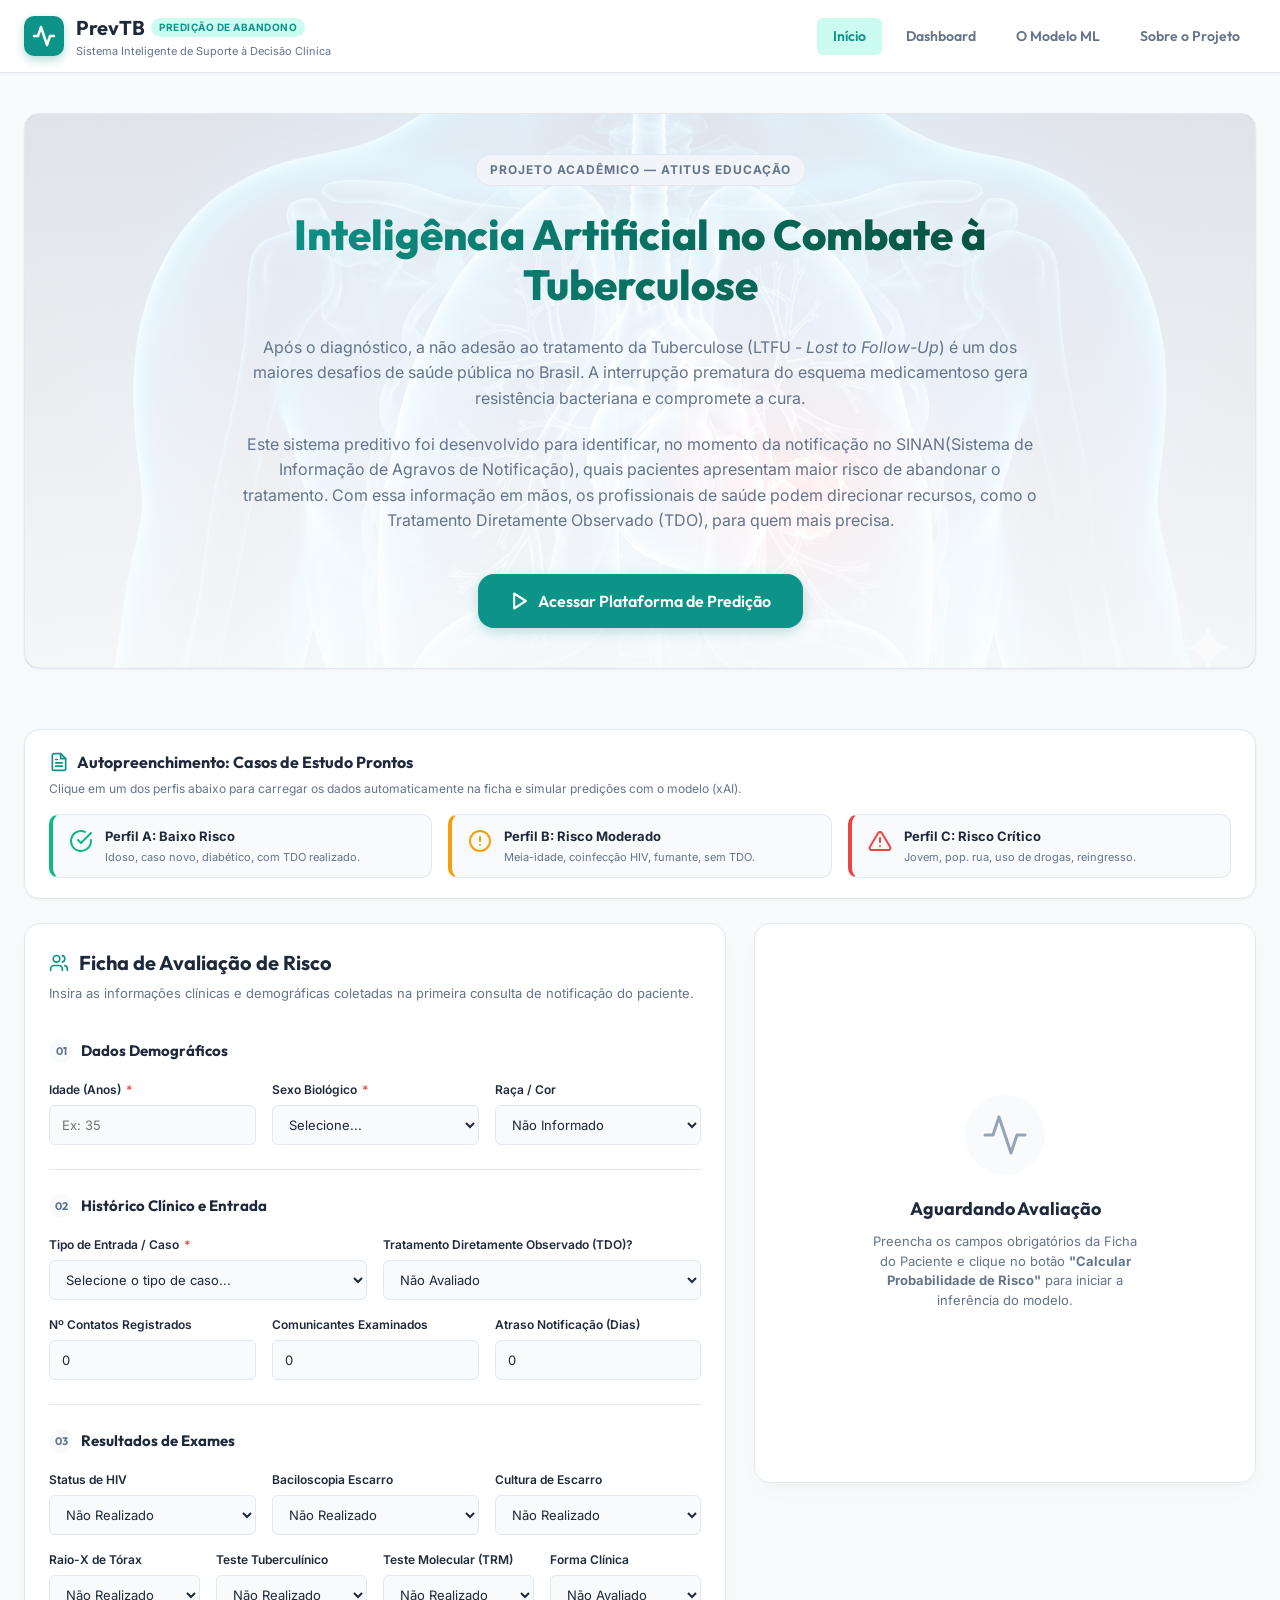
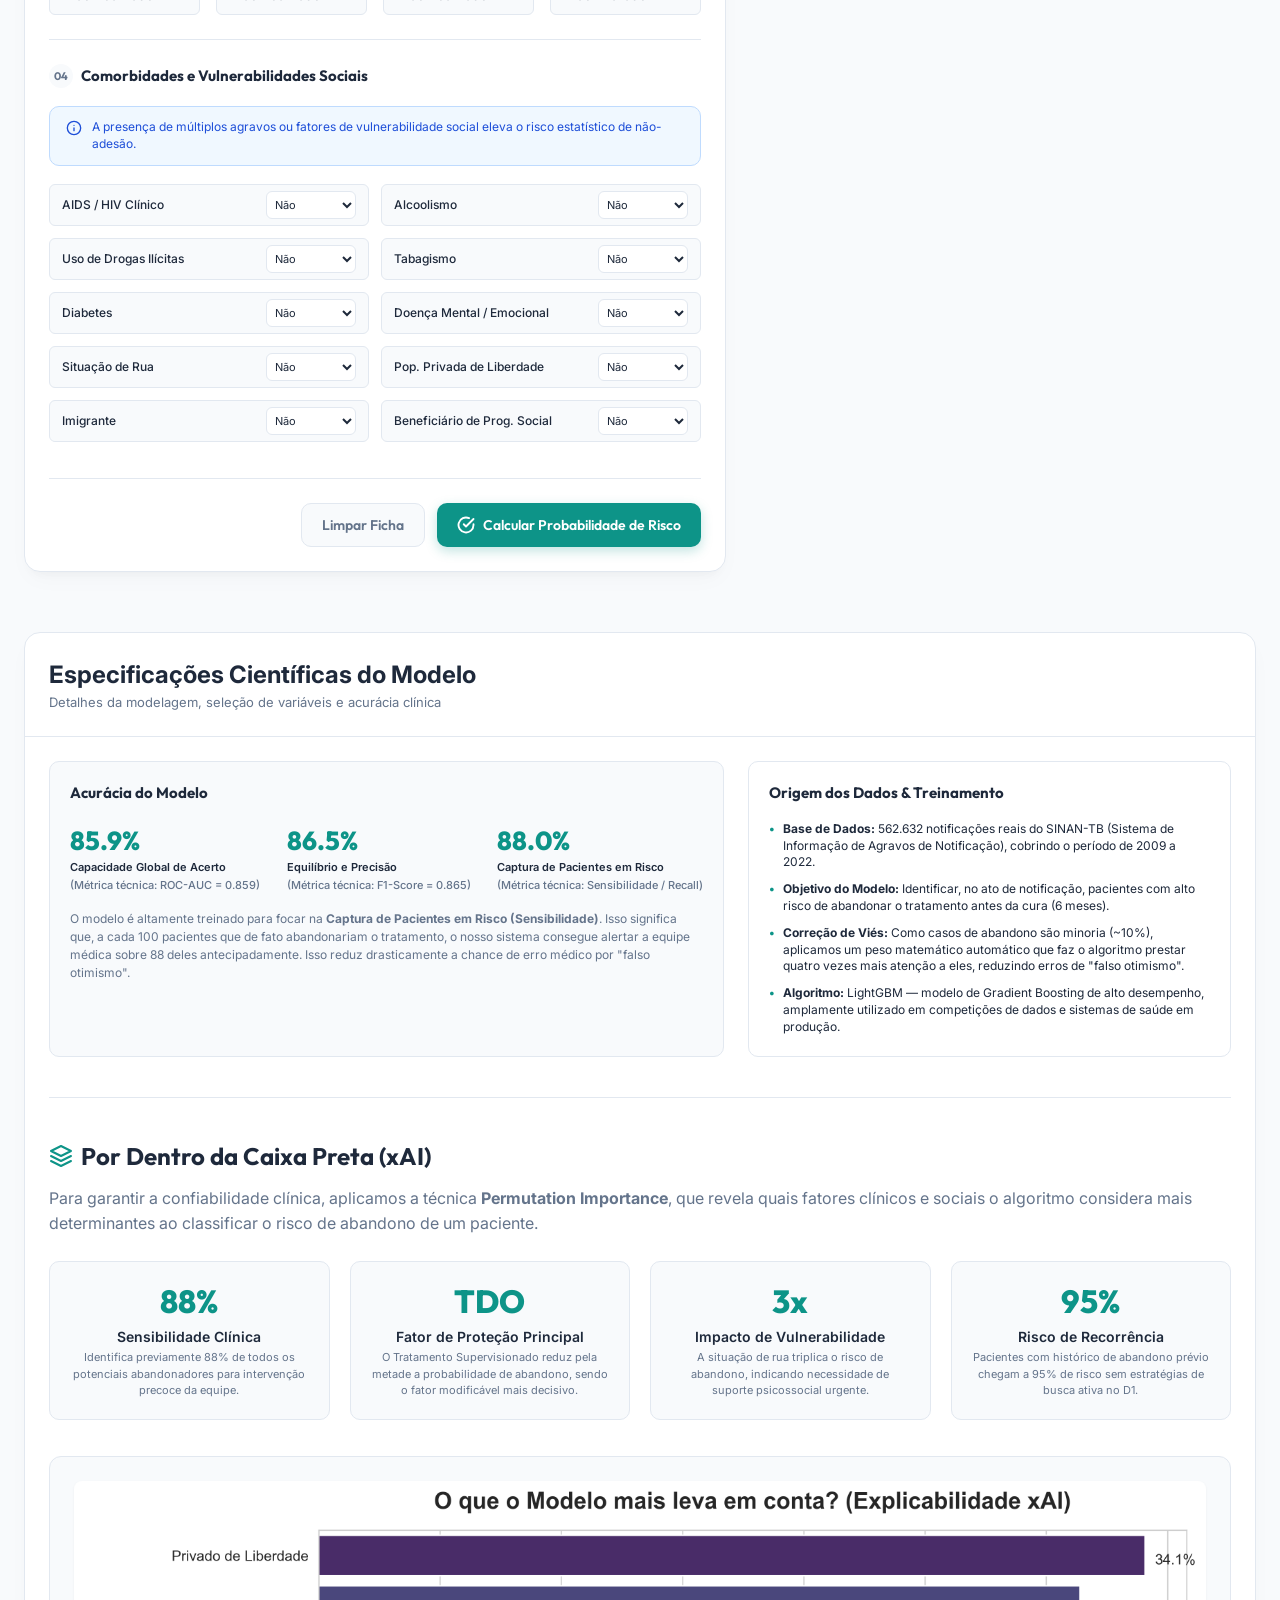
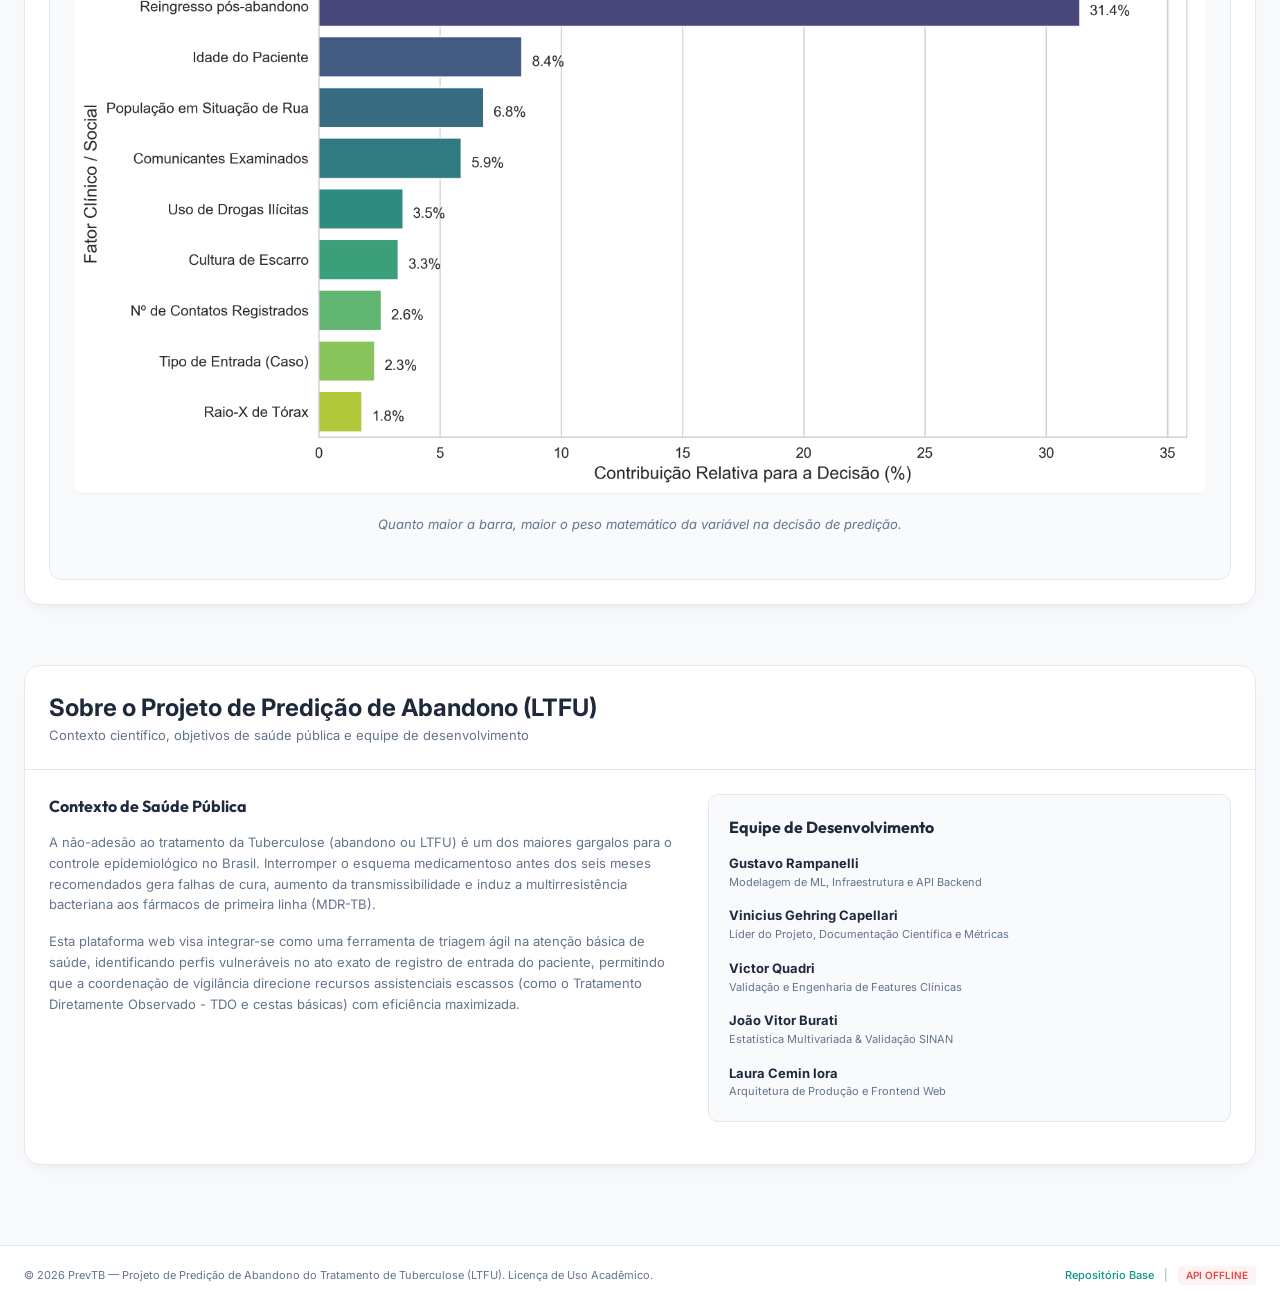
<file: docs/index.html>
<!DOCTYPE html>
<html lang="pt-BR">

<head>
    <meta charset="UTF-8">
    <meta name="viewport" content="width=device-width, initial-scale=1.0">
    <title>Predição de Abandono de Tratamento de Tuberculose — LTFU</title>
    <!-- Google Fonts: Outfit & Inter -->
    <link rel="preconnect" href="https://fonts.googleapis.com">
    <link rel="preconnect" href="https://fonts.gstatic.com" crossorigin>
    <link
        href="https://fonts.googleapis.com/css2?family=Inter:wght@300;400;500;600;700&family=Outfit:wght@400;500;600;700;800&display=swap"
        rel="stylesheet">
    <!-- Style Sheets -->
    <link rel="stylesheet" href="css/style.css">
    <!-- Favicon / SVG Logo -->
    <link rel="icon" type="image/svg+xml"
        href="data:image/svg+xml,%3Csvg xmlns='http://www.w3.org/2000/svg' viewBox='0 0 24 24' fill='none' stroke='%230d9488' stroke-width='2' stroke-linecap='round' stroke-linejoin='round'%3E%3Cpath d='M22 12h-4l-3 9L9 3l-3 9H2'%3E%3C/path%3E%3C/svg%3E">
</head>

<body>
    <!-- Top Progress Bar (for load/prediction transitions) -->
    <div id="topProgressBar" class="top-progress-bar"></div>

    <header class="app-header">
        <div class="container header-container">
            <div class="logo-area">
                <div class="logo-icon">
                    <svg xmlns="http://www.w3.org/2000/svg" width="24" height="24" viewBox="0 0 24 24" fill="none"
                        stroke="currentColor" stroke-width="2.5" stroke-linecap="round" stroke-linejoin="round">
                        <path d="M22 12h-4l-3 9L9 3l-3 9H2"></path>
                    </svg>
                </div>
                <div>
                    <h1 class="app-title">PrevTB <span class="badge">Predição de Abandono</span></h1>
                    <p class="app-subtitle">Sistema Inteligente de Suporte à Decisão Clínica</p>
                </div>
            </div>
            <nav class="header-nav">
                <a href="#sectionInicio" class="nav-link active" data-section="sectionInicio">Início</a>
                <a href="#sectionDashboard" class="nav-link" data-section="sectionDashboard">Dashboard</a>
                <a href="#sectionModelo" class="nav-link" data-section="sectionModelo">O Modelo ML</a>
                <a href="#sectionSobre" class="nav-link" data-section="sectionSobre">Sobre o Projeto</a>
            </nav>
        </div>
    </header>

    <main class="container app-content">
        <!-- SEÇÃO: INÍCIO (LANDING PAGE) -->
        <section id="sectionInicio" class="scroll-section">
            <div class="hero-container">
                <div class="hero-content">
                    <div class="hero-badge">Projeto Acadêmico — Atitus Educação</div>
                    <h2 class="hero-title">Inteligência Artificial no Combate à Tuberculose</h2>
                    <p class="hero-description">
                        Após o diagnóstico, a não adesão ao tratamento da Tuberculose (LTFU - <i>Lost to Follow-Up</i>)
                        é um dos maiores desafios de saúde pública no Brasil. A interrupção prematura do esquema
                        medicamentoso gera resistência bacteriana e compromete a cura.
                    </p>
                    <p class="hero-description">
                        Este sistema preditivo foi desenvolvido para identificar, no momento da notificação no
                        SINAN(Sistema de Informação de Agravos de Notificação), quais pacientes apresentam maior risco
                        de abandonar o tratamento. Com essa informação em mãos, os profissionais de saúde podem
                        direcionar recursos, como o Tratamento Diretamente Observado (TDO), para quem mais precisa.
                    </p>
                    <div class="hero-actions">
                        <button id="btnCTA" class="btn btn-primary btn-large">
                            <svg xmlns="http://www.w3.org/2000/svg" width="20" height="20" viewBox="0 0 24 24"
                                fill="none" stroke="currentColor" stroke-width="2.5" stroke-linecap="round"
                                stroke-linejoin="round">
                                <polygon points="5 3 19 12 5 21 5 3"></polygon>
                            </svg>
                            Acessar Plataforma de Predição
                        </button>
                    </div>
                </div>
            </div>
        </section>

        <!-- SEÇÃO: DASHBOARD/PREDICTOR -->
        <section id="sectionDashboard" class="scroll-section">

            <!-- CASOS PRONTOS PARA TESTE RÁPIDO -->
            <div class="quick-cases-container">
                <div class="quick-cases-header">
                    <svg xmlns="http://www.w3.org/2000/svg" width="20" height="20" viewBox="0 0 24 24" fill="none"
                        stroke="currentColor" stroke-width="2" stroke-linecap="round" stroke-linejoin="round">
                        <path d="M14 2H6a2 2 0 0 0-2 2v16a2 2 0 0 0 2 2h12a2 2 0 0 0 2-2V8z"></path>
                        <polyline points="14 2 14 8 20 8"></polyline>
                        <line x1="16" y1="13" x2="8" y2="13"></line>
                        <line x1="16" y1="17" x2="8" y2="17"></line>
                        <polyline points="10 9 9 9 8 9"></polyline>
                    </svg>
                    <h3>Autopreenchimento: Casos de Estudo Prontos</h3>
                </div>
                <p class="quick-cases-desc">Clique em um dos perfis abaixo para carregar os dados automaticamente na
                    ficha e simular predições com o modelo (xAI).</p>

                <div class="quick-cases-grid">
                    <div class="quick-case-card case-safe" onclick="loadPreset('safe')">
                        <div class="case-icon">
                            <svg xmlns="http://www.w3.org/2000/svg" width="24" height="24" viewBox="0 0 24 24"
                                fill="none" stroke="currentColor" stroke-width="2" stroke-linecap="round"
                                stroke-linejoin="round">
                                <path d="M22 11.08V12a10 10 0 1 1-5.93-9.14"></path>
                                <polyline points="22 4 12 14.01 9 11.01"></polyline>
                            </svg>
                        </div>
                        <div class="case-info">
                            <h4>Perfil A: Baixo Risco</h4>
                            <p>Idoso, caso novo, diabético, com TDO realizado.</p>
                        </div>
                    </div>

                    <div class="quick-case-card case-warning" onclick="loadPreset('warning')">
                        <div class="case-icon">
                            <svg xmlns="http://www.w3.org/2000/svg" width="24" height="24" viewBox="0 0 24 24"
                                fill="none" stroke="currentColor" stroke-width="2" stroke-linecap="round"
                                stroke-linejoin="round">
                                <circle cx="12" cy="12" r="10"></circle>
                                <line x1="12" y1="8" x2="12" y2="12"></line>
                                <line x1="12" y1="16" x2="12.01" y2="16"></line>
                            </svg>
                        </div>
                        <div class="case-info">
                            <h4>Perfil B: Risco Moderado</h4>
                            <p>Meia-idade, coinfecção HIV, fumante, sem TDO.</p>
                        </div>
                    </div>

                    <div class="quick-case-card case-danger" onclick="loadPreset('danger')">
                        <div class="case-icon">
                            <svg xmlns="http://www.w3.org/2000/svg" width="24" height="24" viewBox="0 0 24 24"
                                fill="none" stroke="currentColor" stroke-width="2" stroke-linecap="round"
                                stroke-linejoin="round">
                                <path
                                    d="M10.29 3.86L1.82 18a2 2 0 0 0 1.71 3h16.94a2 2 0 0 0 1.71-3L13.71 3.86a2 2 0 0 0-3.42 0z">
                                </path>
                                <line x1="12" y1="9" x2="12" y2="13"></line>
                                <line x1="12" y1="17" x2="12.01" y2="17"></line>
                            </svg>
                        </div>
                        <div class="case-info">
                            <h4>Perfil C: Risco Crítico</h4>
                            <p>Jovem, pop. rua, uso de drogas, reingresso.</p>
                        </div>
                    </div>
                </div>
            </div>

            <div class="dashboard-grid">

                <!-- COLUNA 1: FORMULÁRIO DO PACIENTE -->
                <div class="card form-card">
                    <div class="card-header">
                        <div class="card-header-title">
                            <svg xmlns="http://www.w3.org/2000/svg" width="20" height="20" viewBox="0 0 24 24"
                                fill="none" stroke="currentColor" stroke-width="2" stroke-linecap="round"
                                stroke-linejoin="round">
                                <path d="M16 21v-2a4 4 0 0 0-4-4H6a4 4 0 0 0-4 4v2"></path>
                                <circle cx="9" cy="7" r="4"></circle>
                                <path d="M22 21v-2a4 4 0 0 0-3-3.87"></path>
                                <path d="M16 3.13a4 4 0 0 1 0 7.75"></path>
                            </svg>
                            <h2>Ficha de Avaliação de Risco</h2>
                        </div>
                        <p class="card-header-desc">Insira as informações clínicas e demográficas coletadas na primeira
                            consulta de notificação do paciente.</p>
                    </div>

                    <form id="ltfuForm" class="patient-form">

                        <!-- Bloco 1: Dados Demográficos -->
                        <div class="form-section">
                            <h3 class="section-title"><span class="number">01</span> Dados Demográficos</h3>
                            <div class="form-row cols-3">
                                <div class="form-group">
                                    <label for="idade_anos">Idade (Anos) <span class="required">*</span></label>
                                    <input type="number" id="idade_anos" name="idade_anos" required min="0" max="120"
                                        placeholder="Ex: 35">
                                </div>
                                <div class="form-group">
                                    <label for="CS_SEXO">Sexo Biológico <span class="required">*</span></label>
                                    <select id="CS_SEXO" name="CS_SEXO" required>
                                        <option value="" disabled selected>Selecione...</option>
                                        <option value="M">Masculino</option>
                                        <option value="F">Feminino</option>
                                    </select>
                                </div>
                                <div class="form-group">
                                    <label for="CS_RACA">Raça / Cor</label>
                                    <select id="CS_RACA" name="CS_RACA">
                                        <option value="nan" selected>Não Informado</option>
                                        <option value="1">Branca</option>
                                        <option value="2">Preta</option>
                                        <option value="3">Amarela</option>
                                        <option value="4">Parda</option>
                                        <option value="5">Indígena</option>
                                    </select>
                                </div>
                            </div>
                        </div>

                        <!-- Bloco 2: Histórico de Tratamento e Entrada -->
                        <div class="form-section">
                            <h3 class="section-title"><span class="number">02</span> Histórico Clínico e Entrada</h3>
                            <div class="form-row cols-2">
                                <div class="form-group">
                                    <label for="TRATAMENTO">Tipo de Entrada / Caso <span
                                            class="required">*</span></label>
                                    <select id="TRATAMENTO" name="TRATAMENTO" required>
                                        <option value="" disabled selected>Selecione o tipo de caso...</option>
                                        <option value="1">Caso Novo</option>
                                        <option value="2">Recidiva (Retorno pós-cura)</option>
                                        <option value="3">Reingresso pós-abandono anterior</option>
                                        <option value="4">Não Sabe</option>
                                        <option value="5">Transferência</option>
                                    </select>
                                </div>
                                <div class="form-group">
                                    <label for="TRAT_SUPER">Tratamento Diretamente Observado (TDO)?</label>
                                    <select id="TRAT_SUPER" name="TRAT_SUPER">
                                        <option value="nan" selected>Não Avaliado</option>
                                        <option value="1">Sim (TDO Realizado)</option>
                                        <option value="2">Não (Auto-administrado)</option>
                                    </select>
                                </div>
                            </div>
                            <div class="form-row cols-3">
                                <div class="form-group">
                                    <label for="NU_CONTATO">Nº Contatos Registrados</label>
                                    <input type="number" id="NU_CONTATO" name="NU_CONTATO" min="0" placeholder="Ex: 4"
                                        value="0">
                                </div>
                                <div class="form-group">
                                    <label for="NU_COMU_EX">Comunicantes Examinados</label>
                                    <input type="number" id="NU_COMU_EX" name="NU_COMU_EX" min="0" placeholder="Ex: 2"
                                        value="0">
                                </div>
                                <div class="form-group">
                                    <label for="dias_notif_trat">Atraso Notificação (Dias)</label>
                                    <input type="number" id="dias_notif_trat" name="dias_notif_trat" min="0"
                                        placeholder="Ex: 5" value="0">
                                </div>
                            </div>
                        </div>

                        <!-- Bloco 3: Exames Clínicos -->
                        <div class="form-section">
                            <h3 class="section-title"><span class="number">03</span> Resultados de Exames</h3>
                            <div class="form-row cols-3">
                                <div class="form-group">
                                    <label for="HIV">Status de HIV</label>
                                    <select id="HIV" name="HIV">
                                        <option value="nan" selected>Não Realizado</option>
                                        <option value="1">Positivo</option>
                                        <option value="2">Negativo</option>
                                        <option value="3">Em Andamento</option>
                                    </select>
                                </div>
                                <div class="form-group">
                                    <label for="BACILOSC_E">Baciloscopia Escarro</label>
                                    <select id="BACILOSC_E" name="BACILOSC_E">
                                        <option value="nan" selected>Não Realizado</option>
                                        <option value="1">Positiva</option>
                                        <option value="2">Negativa</option>
                                    </select>
                                </div>
                                <div class="form-group">
                                    <label for="CULTURA_ES">Cultura de Escarro</label>
                                    <select id="CULTURA_ES" name="CULTURA_ES">
                                        <option value="nan" selected>Não Realizado</option>
                                        <option value="1">Positiva</option>
                                        <option value="2">Negativa</option>
                                        <option value="3">Em Andamento</option>
                                    </select>
                                </div>
                            </div>
                            <div class="form-row cols-4">
                                <div class="form-group">
                                    <label for="RAIOX_TORA">Raio-X de Tórax</label>
                                    <select id="RAIOX_TORA" name="RAIOX_TORA">
                                        <option value="nan" selected>Não Realizado</option>
                                        <option value="1">Normal</option>
                                        <option value="2">Suspeito</option>
                                        <option value="3">Outra Patologia</option>
                                    </select>
                                </div>
                                <div class="form-group">
                                    <label for="TESTE_TUBE">Teste Tuberculínico</label>
                                    <select id="TESTE_TUBE" name="TESTE_TUBE">
                                        <option value="nan" selected>Não Realizado</option>
                                        <option value="1">Reator Forte</option>
                                        <option value="2">Reator Fraco</option>
                                        <option value="3">Não Reator</option>
                                    </select>
                                </div>
                                <div class="form-group">
                                    <label for="TEST_MOLEC">Teste Molecular (TRM)</label>
                                    <select id="TEST_MOLEC" name="TEST_MOLEC">
                                        <option value="nan" selected>Não Realizado</option>
                                        <option value="1">Detectado</option>
                                        <option value="2">Não Detectado</option>
                                        <option value="3">Inconclusivo</option>
                                    </select>
                                </div>
                                <div class="form-group">
                                    <label for="FORMA">Forma Clínica</label>
                                    <select id="FORMA" name="FORMA">
                                        <option value="nan" selected>Não Avaliado</option>
                                        <option value="1">Pulmonar</option>
                                        <option value="2">Extrapulmonar</option>
                                        <option value="3">Mista</option>
                                    </select>
                                </div>
                            </div>
                        </div>

                        <!-- Bloco 4: Comorbidades & Vulnerabilidades -->
                        <div class="form-section">
                            <h3 class="section-title"><span class="number">04</span> Comorbidades e Vulnerabilidades
                                Sociais</h3>

                            <div class="alert alert-info">
                                <svg xmlns="http://www.w3.org/2000/svg" width="16" height="16" viewBox="0 0 24 24"
                                    fill="none" stroke="currentColor" stroke-width="2" stroke-linecap="round"
                                    stroke-linejoin="round">
                                    <circle cx="12" cy="12" r="10"></circle>
                                    <line x1="12" y1="16" x2="12" y2="12"></line>
                                    <line x1="12" y1="8" x2="12.01" y2="8"></line>
                                </svg>
                                <span>A presença de múltiplos agravos ou fatores de vulnerabilidade social eleva o risco
                                    estatístico de não-adesão.</span>
                            </div>

                            <div class="grid-checkboxes">
                                <!-- Linha 1 -->
                                <div class="form-group checkbox-group">
                                    <label for="AGRAVAIDS">AIDS / HIV Clínico</label>
                                    <select id="AGRAVAIDS" name="AGRAVAIDS">
                                        <option value="2" selected>Não</option>
                                        <option value="1">Sim</option>
                                        <option value="nan">Ignorado</option>
                                    </select>
                                </div>
                                <div class="form-group checkbox-group">
                                    <label for="AGRAVALCOO">Alcoolismo</label>
                                    <select id="AGRAVALCOO" name="AGRAVALCOO">
                                        <option value="2" selected>Não</option>
                                        <option value="1">Sim</option>
                                        <option value="nan">Ignorado</option>
                                    </select>
                                </div>
                                <div class="form-group checkbox-group">
                                    <label for="AGRAVDROGA">Uso de Drogas Ilícitas</label>
                                    <select id="AGRAVDROGA" name="AGRAVDROGA">
                                        <option value="2" selected>Não</option>
                                        <option value="1">Sim</option>
                                        <option value="nan">Ignorado</option>
                                    </select>
                                </div>
                                <div class="form-group checkbox-group">
                                    <label for="AGRAVTABAC">Tabagismo</label>
                                    <select id="AGRAVTABAC" name="AGRAVTABAC">
                                        <option value="2" selected>Não</option>
                                        <option value="1">Sim</option>
                                        <option value="nan">Ignorado</option>
                                    </select>
                                </div>
                                <!-- Linha 2 -->
                                <div class="form-group checkbox-group">
                                    <label for="AGRAVDIABE">Diabetes</label>
                                    <select id="AGRAVDIABE" name="AGRAVDIABE">
                                        <option value="2" selected>Não</option>
                                        <option value="1">Sim</option>
                                        <option value="nan">Ignorado</option>
                                    </select>
                                </div>
                                <div class="form-group checkbox-group">
                                    <label for="AGRAVDOENC">Doença Mental / Emocional</label>
                                    <select id="AGRAVDOENC" name="AGRAVDOENC">
                                        <option value="2" selected>Não</option>
                                        <option value="1">Sim</option>
                                        <option value="nan">Ignorado</option>
                                    </select>
                                </div>
                                <div class="form-group checkbox-group">
                                    <label for="POP_RUA">Situação de Rua</label>
                                    <select id="POP_RUA" name="POP_RUA">
                                        <option value="2" selected>Não</option>
                                        <option value="1">Sim</option>
                                        <option value="nan">Ignorado</option>
                                    </select>
                                </div>
                                <div class="form-group checkbox-group">
                                    <label for="POP_LIBER">Pop. Privada de Liberdade</label>
                                    <select id="POP_LIBER" name="POP_LIBER">
                                        <option value="2" selected>Não</option>
                                        <option value="1">Sim</option>
                                        <option value="nan">Ignorado</option>
                                    </select>
                                </div>
                                <!-- Linha 3 -->
                                <div class="form-group checkbox-group">
                                    <label for="POP_IMIG">Imigrante</label>
                                    <select id="POP_IMIG" name="POP_IMIG">
                                        <option value="2" selected>Não</option>
                                        <option value="1">Sim</option>
                                        <option value="nan">Ignorado</option>
                                    </select>
                                </div>
                                <div class="form-group checkbox-group">
                                    <label for="BENEF_GOV">Beneficiário de Prog. Social</label>
                                    <select id="BENEF_GOV" name="BENEF_GOV">
                                        <option value="2" selected>Não</option>
                                        <option value="1">Sim</option>
                                        <option value="nan">Ignorado</option>
                                    </select>
                                </div>
                            </div>
                        </div>

                        <div class="form-actions">
                            <button type="button" id="btnReset" class="btn btn-secondary">Limpar Ficha</button>
                            <button type="submit" id="btnSubmit" class="btn btn-primary">
                                <svg xmlns="http://www.w3.org/2000/svg" width="18" height="18" viewBox="0 0 24 24"
                                    fill="none" stroke="currentColor" stroke-width="2.5" stroke-linecap="round"
                                    stroke-linejoin="round">
                                    <path d="M22 11.08V12a10 10 0 1 1-5.93-9.14"></path>
                                    <polyline points="22 4 12 14.01 9 11.01"></polyline>
                                </svg>
                                Calcular Probabilidade de Risco
                            </button>
                        </div>

                    </form>
                </div>

                <!-- COLUNA 2: RESULTADOS -->
                <div class="card result-card placeholder-state" id="resultCard">
                    <!-- Estado Inicial: Aguardando preenchimento -->
                    <div id="resultPlaceholder" class="result-placeholder">
                        <div class="pulse-icon">
                            <svg xmlns="http://www.w3.org/2000/svg" width="48" height="48" viewBox="0 0 24 24"
                                fill="none" stroke="#94a3b8" stroke-width="1.5" stroke-linecap="round"
                                stroke-linejoin="round">
                                <path d="M22 12h-4l-3 9L9 3l-3 9H2"></path>
                            </svg>
                        </div>
                        <h3>Aguardando Avaliação</h3>
                        <p>Preencha os campos obrigatórios da Ficha do Paciente e clique no botão <strong>"Calcular
                                Probabilidade de Risco"</strong> para iniciar a inferência do modelo.</p>
                    </div>

                    <!-- Estado de Loading / Carregando -->
                    <div id="resultLoading" class="result-loading hidden">
                        <div class="spinner-clinical">
                            <div class="double-bounce1"></div>
                            <div class="double-bounce2"></div>
                        </div>
                        <h3 id="loadingStatusText">Conectando ao modelo...</h3>
                        <p class="loading-warning" id="coldStartWarning">Nota: Se a API estiver em repouso (Render free
                            tier), a inicialização pode levar até 30 segundos.</p>
                        <div class="loading-progress-container">
                            <div class="loading-progress-bar" id="loadingProgress"></div>
                        </div>
                    </div>

                    <!-- Estado com Resultados Reais -->
                    <div id="resultSuccess" class="result-success hidden">
                        <div class="card-header border-bottom">
                            <h2>Resultado da Análise</h2>
                            <p class="card-header-desc">Modelo preditivo LightGBM baseado no SINAN-TB</p>
                        </div>

                        <!-- Card de Risco -->
                        <div class="risk-indicator" id="riskIndicatorContainer">
                            <div class="risk-header">
                                <span class="risk-label">CLASSIFICAÇÃO DE RISCO</span>
                                <h2 id="riskLevel" class="risk-level-text">ALTO RISCO</h2>
                            </div>
                            <div class="risk-meter-container">
                                <div class="risk-meter-fill" id="riskMeterFill"></div>
                                <span class="risk-percent-badge" id="riskPercent">87%</span>
                            </div>
                        </div>

                        <!-- Fatores de Risco Encontrados -->
                        <div class="result-section">
                            <h4 class="result-section-title">
                                <svg xmlns="http://www.w3.org/2000/svg" width="16" height="16" viewBox="0 0 24 24"
                                    fill="none" stroke="currentColor" stroke-width="2" stroke-linecap="round"
                                    stroke-linejoin="round">
                                    <polygon
                                        points="7.86 2 16.14 2 22 7.86 22 16.14 16.14 22 7.86 22 2 16.14 2 7.86 7.86 2">
                                    </polygon>
                                    <line x1="12" y1="8" x2="12" y2="12"></line>
                                    <line x1="12" y1="16" x2="12.01" y2="16"></line>
                                </svg>
                                Fatores Contribuintes Identificados
                            </h4>
                            <ul class="factors-list" id="factorsList">
                                <!-- Preenchido dinamicamente -->
                            </ul>
                        </div>

                        <!-- Conduta Clínica Recomendada -->
                        <div class="result-section">
                            <h4 class="result-section-title">
                                <svg xmlns="http://www.w3.org/2000/svg" width="16" height="16" viewBox="0 0 24 24"
                                    fill="none" stroke="currentColor" stroke-width="2" stroke-linecap="round"
                                    stroke-linejoin="round">
                                    <path d="M22 11.08V12a10 10 0 1 1-5.93-9.14"></path>
                                    <polyline points="22 4 12 14.01 9 11.01"></polyline>
                                </svg>
                                Diretriz de Acompanhamento Sugerida
                            </h4>
                            <div class="recommendation-box" id="recommendationBox">
                                <!-- Preenchido dinamicamente -->
                            </div>
                        </div>

                        <!-- Aviso Legal -->
                        <div class="clinical-warning">
                            <svg xmlns="http://www.w3.org/2000/svg" width="16" height="16" viewBox="0 0 24 24"
                                fill="none" stroke="currentColor" stroke-width="2" stroke-linecap="round"
                                stroke-linejoin="round">
                                <path
                                    d="M10.29 3.86L1.82 18a2 2 0 0 0 1.71 3h16.94a2 2 0 0 0 1.71-3L13.71 3.86a2 2 0 0 0-3.42 0z">
                                </path>
                                <line x1="12" y1="9" x2="12" y2="13"></line>
                                <line x1="12" y1="17" x2="12.01" y2="17"></line>
                            </svg>
                            <span id="clinicalWarningText">Esta ferramenta estatística fornece um suporte baseado em
                                dados demográficos coletivos e não substitui de nenhuma maneira o julgamento clínico
                                profissional.</span>
                        </div>
                    </div>
                </div>

            </div>
        </section>

        <!-- SEÇÃO: INFO DO MODELO -->
        <section id="sectionModelo" class="scroll-section">
            <div class="card info-card">
                <div class="card-header border-bottom">
                    <h2>Especificações Científicas do Modelo</h2>
                    <p class="card-header-desc">Detalhes da modelagem, seleção de variáveis e acurácia clínica</p>
                </div>
                <div class="info-content">
                    <div class="info-grid">
                        <div class="metrics-card">
                            <h3>Acurácia do Modelo</h3>
                            <div class="metrics-row">
                                <div class="metric-block">
                                    <span class="metric-val" style="color: var(--color-brand)">85.9%</span>
                                    <span class="metric-lbl" style="font-weight: 600; color: #1e293b;">Capacidade Global
                                        de Acerto</span>
                                    <span class="metric-lbl" style="font-size: 11px; margin-top: 4px;">(Métrica técnica:
                                        ROC-AUC = 0.859)</span>
                                </div>
                                <div class="metric-block">
                                    <span class="metric-val" style="color: var(--color-brand)">86.5%</span>
                                    <span class="metric-lbl" style="font-weight: 600; color: #1e293b;">Equilíbrio e
                                        Precisão</span>
                                    <span class="metric-lbl" style="font-size: 11px; margin-top: 4px;">(Métrica técnica:
                                        F1-Score = 0.865)</span>
                                </div>
                                <div class="metric-block">
                                    <span class="metric-val" style="color: var(--color-brand)">88.0%</span>
                                    <span class="metric-lbl" style="font-weight: 600; color: #1e293b;">Captura de
                                        Pacientes em Risco</span>
                                    <span class="metric-lbl" style="font-size: 11px; margin-top: 4px;">(Métrica técnica:
                                        Sensibilidade / Recall)</span>
                                </div>
                            </div>
                            <p class="metric-desc">O modelo é altamente treinado para focar na <strong>Captura de
                                    Pacientes em Risco (Sensibilidade)</strong>. Isso significa que, a cada 100
                                pacientes que de fato abandonariam o tratamento, o nosso sistema consegue alertar a
                                equipe médica sobre 88 deles antecipadamente. Isso reduz drasticamente a chance de erro
                                médico por "falso otimismo".</p>
                        </div>
                        <div class="data-origin-card">
                            <h3>Origem dos Dados &amp; Treinamento</h3>
                            <ul>
                                <li><strong>Base de Dados:</strong> 562.632 notificações reais do SINAN-TB (Sistema de Informação de Agravos de Notificação), cobrindo o período de 2009 a 2022.</li>
                                <li><strong>Objetivo do Modelo:</strong> Identificar, no ato de notificação, pacientes com alto risco de abandonar o tratamento antes da cura (6 meses).</li>
                                <li><strong>Correção de Viés:</strong> Como casos de abandono são minoria (~10%), aplicamos um peso matemático automático que faz o algoritmo prestar quatro vezes mais atenção a eles, reduzindo erros de "falso otimismo".</li>
                                <li><strong>Algoritmo:</strong> LightGBM — modelo de Gradient Boosting de alto desempenho, amplamente utilizado em competições de dados e sistemas de saúde em produção.</li>
                            </ul>
                        </div>
                    </div>

                    <div class="variables-section"
                        style="margin-top: 40px; border-top: 1px solid var(--color-border); padding-top: 40px;">
                        <h3
                            style="font-size: 24px; color: var(--text-main); margin-bottom: 12px; display: flex; align-items: center; gap: 8px;">
                            <svg xmlns="http://www.w3.org/2000/svg" width="24" height="24" viewBox="0 0 24 24"
                                fill="none" stroke="currentColor" stroke-width="2" stroke-linecap="round"
                                stroke-linejoin="round" style="color: var(--color-brand)">
                                <polygon points="12 2 2 7 12 12 22 7 12 2"></polygon>
                                <polyline points="2 17 12 22 22 17"></polyline>
                                <polyline points="2 12 12 17 22 12"></polyline>
                            </svg>
                            Por Dentro da Caixa Preta (xAI)
                        </h3>
                        <p style="font-size: 16px; color: var(--text-muted); margin-bottom: 24px; line-height: 1.6;">
                            Para garantir a confiabilidade clínica, aplicamos a técnica <strong>Permutation
                                Importance</strong>, que revela quais fatores clínicos e sociais o algoritmo considera
                            mais determinantes ao classificar o risco de abandono de um paciente.</p>

                        <!-- Insights de Impacto Clínico e Social -->
                        <div class="xai-analytics-grid">
                            <div class="xai-analytics-card">
                                <div class="xai-analytics-val">88%</div>
                                <div class="xai-analytics-lbl">Sensibilidade Clínica</div>
                                <div class="xai-analytics-desc">Identifica previamente 88% de todos os potenciais abandonadores para intervenção precoce da equipe.</div>
                            </div>
                            <div class="xai-analytics-card">
                                <div class="xai-analytics-val">TDO</div>
                                <div class="xai-analytics-lbl">Fator de Proteção Principal</div>
                                <div class="xai-analytics-desc">O Tratamento Supervisionado reduz pela metade a probabilidade de abandono, sendo o fator modificável mais decisivo.</div>
                            </div>
                            <div class="xai-analytics-card">
                                <div class="xai-analytics-val">3x</div>
                                <div class="xai-analytics-lbl">Impacto de Vulnerabilidade</div>
                                <div class="xai-analytics-desc">A situação de rua triplica o risco de abandono, indicando necessidade de suporte psicossocial urgente.</div>
                            </div>
                            <div class="xai-analytics-card">
                                <div class="xai-analytics-val">95%</div>
                                <div class="xai-analytics-lbl">Risco de Recorrência</div>
                                <div class="xai-analytics-desc">Pacientes com histórico de abandono prévio chegam a 95% de risco sem estratégias de busca ativa no D1.</div>
                            </div>
                        </div>

                        <div class="xai-image-container"
                            style="background-color: #f8fafc; padding: 24px; border-radius: 12px; border: 1px solid var(--color-border); text-align: center;">
                            <img src="graficos/xai_importance.png"
                                alt="Gráfico de Explicabilidade (Permutation Importance)"
                                style="max-width: 100%; height: auto; border-radius: 8px; box-shadow: var(--shadow-sm);">
                            <p style="font-size: 13px; color: var(--text-muted); margin-top: 16px; font-style: italic;">
                                Quanto maior a barra, maior o peso matemático da variável na decisão de predição.</p>
                        </div>
                    </div>
                </div>
            </div>
        </section>

        <!-- SEÇÃO: SOBRE O PROJETO -->
        <section id="sectionSobre" class="scroll-section">
            <div class="card info-card">
                <div class="card-header border-bottom">
                    <h2>Sobre o Projeto de Predição de Abandono (LTFU)</h2>
                    <p class="card-header-desc">Contexto científico, objetivos de saúde pública e equipe de
                        desenvolvimento</p>
                </div>
                <div class="info-content about-content">
                    <div class="about-grid">
                        <div class="text-block">
                            <h3>Contexto de Saúde Pública</h3>
                            <p>A não-adesão ao tratamento da Tuberculose (abandono ou LTFU) é um dos maiores gargalos
                                para o controle epidemiológico no Brasil. Interromper o esquema medicamentoso antes dos
                                seis meses recomendados gera falhas de cura, aumento da transmissibilidade e induz a
                                multirresistência bacteriana aos fármacos de primeira linha (MDR-TB).</p>
                            <p>Esta plataforma web visa integrar-se como uma ferramenta de triagem ágil na atenção
                                básica de saúde, identificando perfis vulneráveis no ato exato de registro de entrada do
                                paciente, permitindo que a coordenação de vigilância direcione recursos assistenciais
                                escassos (como o Tratamento Diretamente Observado - TDO e cestas básicas) com eficiência
                                maximizada.</p>
                        </div>
                        <div class="team-block">
                            <h3>Equipe de Desenvolvimento</h3>
                            <ul class="team-list">
                                <li>
                                    <strong>Gustavo Rampanelli</strong>
                                    <span>Modelagem de ML, Infraestrutura e API Backend</span>
                                </li>
                                <li>
                                    <strong>Vinicius Gehring Capellari</strong>
                                    <span>Líder do Projeto, Documentação Científica e Métricas</span>
                                </li>
                                <li>
                                    <strong>Victor Quadri</strong>
                                    <span>Validação e Engenharia de Features Clínicas</span>
                                </li>
                                <li>
                                    <strong>João Vitor Burati</strong>
                                    <span>Estatística Multivariada &amp; Validação SINAN</span>
                                </li>
                                <li>
                                    <strong>Laura Cemin Iora</strong>
                                    <span>Arquitetura de Produção e Frontend Web</span>
                                </li>
                            </ul>
                        </div>
                    </div>
                </div>
            </div>
        </section>
    </main>

    <footer class="app-footer">
        <div class="container footer-container">
            <p>&copy; 2026 PrevTB — Projeto de Predição de Abandono do Tratamento de Tuberculose (LTFU). Licença de Uso
                Acadêmico.</p>
            <div class="footer-links">
                <a href="https://github.com/klein-natan/tuberculosis-ltfu-prediction" target="_blank"
                    rel="noopener">Repositório Base</a>
                <span class="separator">|</span>
                <span id="apiStatusIndicator" class="api-status-indicator">Verificando API...</span>
            </div>
        </div>
    </footer>

    <!-- App JavaScript Logic -->
    <script src="js/app.js"></script>
</body>

</html>
</file>
<file: docs/css/style.css>
/* prevTB — CSS Design System & Theme Styles
   Clean Clinical / Premium Health Tech Theme
   Fonts: Outfit (Titles) & Inter (Body/UI)
*/

:root {
    /* Color Palette */
    --bg-primary: #f8fafc;
    --bg-card: #ffffff;
    --text-main: #1e293b;
    --text-muted: #64748b;
    --text-light: #94a3b8;
    
    /* Branding Colors */
    --color-brand: #0d9488;
    --color-brand-hover: #0f766e;
    --color-brand-light: #ccfbf1;
    --color-border: #e2e8f0;
    
    /* Risk Status Colors */
    --risk-high: #ef4444;
    --risk-high-bg: #fef2f2;
    --risk-high-border: #fecaca;
    
    --risk-mod: #f59e0b;
    --risk-mod-bg: #fffbeb;
    --risk-mod-border: #fef3c7;
    
    --risk-low: #10b981;
    --risk-low-bg: #ecfdf5;
    --risk-low-border: #d1fae5;
    
    /* Typography */
    --font-titles: 'Outfit', -apple-system, BlinkMacSystemFont, "Segoe UI", Roboto, sans-serif;
    --font-ui: 'Inter', -apple-system, BlinkMacSystemFont, "Segoe UI", Roboto, sans-serif;
    
    /* Effects & Border Radius */
    --radius-lg: 16px;
    --radius-md: 10px;
    --radius-sm: 6px;
    --shadow-sm: 0 1px 3px 0 rgba(0, 0, 0, 0.05);
    --shadow-md: 0 4px 6px -1px rgba(0, 0, 0, 0.05), 0 2px 4px -1px rgba(0, 0, 0, 0.03);
    --shadow-lg: 0 10px 25px -5px rgba(0, 0, 0, 0.03), 0 8px 10px -6px rgba(0, 0, 0, 0.03);
    --shadow-hover: 0 20px 25px -5px rgba(13, 148, 136, 0.06), 0 10px 10px -6px rgba(13, 148, 136, 0.04);
    
    --transition-smooth: all 0.3s cubic-bezier(0.4, 0, 0.2, 1);
}

/* ── 0. RESET & BASICS ────────────────────────────────────────── */
* {
    margin: 0;
    padding: 0;
    box-sizing: border-box;
}

body {
    background-color: var(--bg-primary);
    color: var(--text-main);
    font-family: var(--font-ui);
    line-height: 1.5;
    -webkit-font-smoothing: antialiased;
    display: flex;
    flex-direction: column;
    min-height: 100vh;
}

.container {
    width: 100%;
    max-width: 1280px;
    margin: 0 auto;
    padding: 0 24px;
}

/* ── 1. HEADER & NAVIGATION ───────────────────────────────────── */
.app-header {
    background-color: var(--bg-card);
    border-bottom: 1px solid var(--color-border);
    position: sticky;
    top: 0;
    z-index: 100;
    box-shadow: var(--shadow-sm);
}

.header-container {
    display: flex;
    justify-content: space-between;
    align-items: center;
    height: 72px;
}

.logo-area {
    display: flex;
    align-items: center;
    gap: 12px;
}

.logo-icon {
    width: 40px;
    height: 40px;
    background-color: var(--color-brand);
    color: white;
    border-radius: var(--radius-md);
    display: flex;
    align-items: center;
    justify-content: center;
    box-shadow: 0 4px 10px rgba(13, 148, 136, 0.3);
}

.app-title {
    font-family: var(--font-titles);
    font-size: 20px;
    font-weight: 700;
    color: var(--text-main);
    display: flex;
    align-items: center;
    gap: 6px;
}

.badge {
    background-color: var(--color-brand-light);
    color: var(--color-brand);
    font-size: 10px;
    font-weight: 700;
    padding: 2px 8px;
    border-radius: 9999px;
    text-transform: uppercase;
    letter-spacing: 0.5px;
    font-family: var(--font-ui);
}

.app-subtitle {
    font-size: 11px;
    color: var(--text-muted);
}

.header-nav {
    display: flex;
    gap: 8px;
}

.nav-link {
    background: none;
    border: none;
    padding: 8px 16px;
    font-family: var(--font-titles);
    font-size: 14px;
    font-weight: 600;
    color: var(--text-muted);
    border-radius: var(--radius-sm);
    cursor: pointer;
    transition: var(--transition-smooth);
    text-decoration: none;
    display: inline-block;
}

.nav-link:hover {
    color: var(--color-brand);
    background-color: var(--bg-primary);
}

.nav-link.active {
    color: var(--color-brand);
    background-color: var(--color-brand-light);
}

/* Top Progress Bar indicator */
.top-progress-bar {
    position: fixed;
    top: 0;
    left: 0;
    height: 3px;
    width: 0%;
    background: linear-gradient(90deg, var(--color-brand) 0%, #14b8a6 100%);
    z-index: 101;
    transition: width 0.4s cubic-bezier(0.1, 0.8, 0.1, 1);
}

.top-progress-bar.active {
    width: 85%;
}

.top-progress-bar.done {
    width: 100%;
}

/* ── 2. LAYOUTS & MAIN GRID ───────────────────────────────────── */
.app-content {
    flex: 1;
    padding-top: 40px;
    padding-bottom: 80px;
    display: flex;
    flex-direction: column;
    gap: 60px; /* espaço entre seções no scroll */
}

.scroll-section {
    scroll-margin-top: 88px; /* compensa o header fixo */
    animation: fadeIn 0.4s ease-out;
}

@keyframes fadeIn {
    from { opacity: 0; transform: translateY(6px); }
    to   { opacity: 1; transform: translateY(0); }
}

.dashboard-grid {
    display: grid;
    grid-template-columns: 1.4fr 1fr;
    gap: 28px;
    align-items: start;
}

@media (max-width: 1024px) {
    .dashboard-grid {
        grid-template-columns: 1fr;
    }
}

/* ── 2.5 QUICK CASES (XAI AUTOFILL) ───────────────────────────── */
.quick-cases-container {
    background-color: var(--bg-card);
    border: 1px solid var(--color-border);
    border-radius: var(--radius-lg);
    padding: 20px 24px;
    margin-bottom: 24px;
    box-shadow: var(--shadow-sm);
}

.quick-cases-header {
    display: flex;
    align-items: center;
    gap: 8px;
    color: var(--color-brand);
    margin-bottom: 6px;
}

.quick-cases-header h3 {
    font-family: var(--font-titles);
    font-size: 16px;
    font-weight: 700;
    color: var(--text-main);
}

.quick-cases-desc {
    font-size: 12px;
    color: var(--text-muted);
    margin-bottom: 16px;
}

.quick-cases-grid {
    display: grid;
    grid-template-columns: repeat(3, 1fr);
    gap: 16px;
}

@media (max-width: 900px) {
    .quick-cases-grid {
        grid-template-columns: 1fr;
    }
}

.quick-case-card {
    display: flex;
    align-items: flex-start;
    gap: 12px;
    padding: 12px 16px;
    border: 1px solid var(--color-border);
    border-radius: var(--radius-md);
    cursor: pointer;
    transition: var(--transition-smooth);
    background-color: var(--bg-primary);
}

.quick-case-card:hover {
    transform: translateY(-2px);
    box-shadow: var(--shadow-md);
}

.case-safe { border-left: 4px solid var(--risk-low); }
.case-safe:hover { border-color: var(--risk-low); background-color: var(--risk-low-bg); }
.case-safe .case-icon { color: var(--risk-low); }

.case-warning { border-left: 4px solid var(--risk-mod); }
.case-warning:hover { border-color: var(--risk-mod); background-color: var(--risk-mod-bg); }
.case-warning .case-icon { color: var(--risk-mod); }

.case-danger { border-left: 4px solid var(--risk-high); }
.case-danger:hover { border-color: var(--risk-high); background-color: var(--risk-high-bg); }
.case-danger .case-icon { color: var(--risk-high); }

.case-icon {
    display: flex;
    align-items: center;
    justify-content: center;
    margin-top: 2px;
}

.case-info h4 {
    font-size: 13px;
    font-weight: 700;
    color: var(--text-main);
    margin-bottom: 4px;
}

.case-info p {
    font-size: 11px;
    color: var(--text-muted);
    line-height: 1.3;
}

/* ── 3. CARDS & GENERAL UI ELEMENTS ───────────────────────────── */
.card {
    background-color: var(--bg-card);
    border: 1px solid var(--color-border);
    border-radius: var(--radius-lg);
    box-shadow: var(--shadow-lg);
    overflow: hidden;
    transition: var(--transition-smooth);
}

.card:hover {
    box-shadow: var(--shadow-hover);
}

.card-header {
    padding: 24px;
}

.border-bottom {
    border-bottom: 1px solid var(--color-border);
}

.card-header-title {
    display: flex;
    align-items: center;
    gap: 10px;
    color: var(--color-brand);
    margin-bottom: 6px;
}

.card-header-title h2 {
    font-family: var(--font-titles);
    font-size: 20px;
    font-weight: 700;
    color: var(--text-main);
}

.card-header-desc {
    font-size: 13px;
    color: var(--text-muted);
}

/* ── 4. FORMS ─────────────────────────────────────────────────── */
.patient-form {
    padding: 0 24px 24px 24px;
}

.form-section {
    border-top: 1px solid var(--color-border);
    padding: 24px 0;
}

.form-section:first-of-type {
    border-top: none;
    padding-top: 12px;
}

.section-title {
    font-family: var(--font-titles);
    font-size: 15px;
    font-weight: 700;
    color: var(--text-main);
    margin-bottom: 18px;
    display: flex;
    align-items: center;
    gap: 8px;
}

.section-title .number {
    background-color: var(--bg-primary);
    color: var(--text-muted);
    width: 24px;
    height: 24px;
    font-size: 11px;
    border-radius: 50%;
    display: flex;
    align-items: center;
    justify-content: center;
    font-weight: 700;
}

.form-row {
    display: grid;
    gap: 16px;
    margin-bottom: 16px;
}

.form-row:last-child {
    margin-bottom: 0;
}

.cols-2 { grid-template-columns: repeat(2, 1fr); }
.cols-3 { grid-template-columns: repeat(3, 1fr); }
.cols-4 { grid-template-columns: repeat(4, 1fr); }

@media (max-width: 768px) {
    .cols-2, .cols-3, .cols-4 {
        grid-template-columns: 1fr;
    }
}

.form-group {
    display: flex;
    flex-direction: column;
    gap: 6px;
}

.form-group label {
    font-size: 12px;
    font-weight: 600;
    color: var(--text-main);
}

.required {
    color: var(--risk-high);
    margin-left: 2px;
}

.form-group input[type="number"],
.form-group select {
    width: 100%;
    height: 40px;
    background-color: var(--bg-primary);
    border: 1px solid var(--color-border);
    border-radius: var(--radius-sm);
    padding: 0 12px;
    font-family: var(--font-ui);
    font-size: 13px;
    color: var(--text-main);
    transition: var(--transition-smooth);
    outline: none;
}

.form-group input[type="number"]:focus,
.form-group select:focus {
    border-color: var(--color-brand);
    background-color: white;
    box-shadow: 0 0 0 3px rgba(13, 148, 136, 0.1);
}

.grid-checkboxes {
    display: grid;
    grid-template-columns: repeat(2, 1fr);
    gap: 12px;
}

@media (max-width: 600px) {
    .grid-checkboxes {
        grid-template-columns: 1fr;
    }
}

.checkbox-group {
    display: flex;
    flex-direction: row;
    align-items: center;
    justify-content: space-between;
    padding: 8px 12px;
    background-color: var(--bg-primary);
    border: 1px solid var(--color-border);
    border-radius: var(--radius-sm);
    height: 42px;
}

.checkbox-group label {
    font-size: 12px;
    font-weight: 500;
    margin-bottom: 0;
}

.checkbox-group select {
    width: 90px;
    height: 28px;
    padding: 0 4px;
    font-size: 11px;
    background-color: white;
}

/* Alerts */
.alert {
    display: flex;
    align-items: flex-start;
    gap: 10px;
    padding: 12px 16px;
    border-radius: var(--radius-md);
    margin-bottom: 18px;
    font-size: 12px;
    line-height: 1.4;
}

.alert-info {
    background-color: aliceblue;
    color: #1d4ed8;
    border: 1px solid #bfdbfe;
}

.alert svg {
    flex-shrink: 0;
    margin-top: 1px;
}

/* Actions Button Group */
.form-actions {
    display: flex;
    justify-content: flex-end;
    gap: 12px;
    border-top: 1px solid var(--color-border);
    padding-top: 24px;
    margin-top: 12px;
}

.btn {
    height: 44px;
    border-radius: var(--radius-md);
    padding: 0 20px;
    font-family: var(--font-titles);
    font-size: 14px;
    font-weight: 600;
    cursor: pointer;
    display: inline-flex;
    align-items: center;
    justify-content: center;
    gap: 8px;
    transition: var(--transition-smooth);
    border: none;
}

.btn-secondary {
    background-color: var(--bg-primary);
    color: var(--text-muted);
    border: 1px solid var(--color-border);
}

.btn-secondary:hover {
    background-color: #f1f5f9;
    color: var(--text-main);
}

.btn-primary {
    background-color: var(--color-brand);
    color: white;
    box-shadow: 0 4px 12px rgba(13, 148, 136, 0.25);
}

.btn-primary:hover {
    background-color: var(--color-brand-hover);
    box-shadow: 0 6px 16px rgba(13, 148, 136, 0.35);
    transform: translateY(-1px);
}

/* ── 5. RESULTS CARD & INDICATORS ──────────────────────────────── */
.result-card {
    min-height: 560px;
    display: flex;
    flex-direction: column;
    justify-content: center;
    position: sticky;
    top: 100px;
}

.placeholder-state {
    background-color: white;
    justify-content: center;
    align-items: center;
}

.result-placeholder {
    padding: 40px;
    text-align: center;
    max-width: 360px;
}

.pulse-icon {
    width: 80px;
    height: 80px;
    border-radius: 50%;
    background-color: var(--bg-primary);
    display: flex;
    align-items: center;
    justify-content: center;
    margin: 0 auto 20px auto;
    animation: iconPulse 2s infinite ease-in-out;
}

@keyframes iconPulse {
    0%, 100% { transform: scale(1); background-color: var(--bg-primary); }
    50% { transform: scale(1.05); background-color: #f1f5f9; }
}

.result-placeholder h3 {
    font-family: var(--font-titles);
    font-size: 18px;
    font-weight: 700;
    margin-bottom: 10px;
    color: var(--text-main);
}

.result-placeholder p {
    font-size: 13px;
    color: var(--text-muted);
    line-height: 1.5;
}

/* Loading state */
.result-loading {
    padding: 48px;
    text-align: center;
    display: flex;
    flex-direction: column;
    align-items: center;
    justify-content: center;
    width: 100%;
}

.spinner-clinical {
    width: 50px;
    height: 50px;
    position: relative;
    margin: 0 auto 24px auto;
}

.double-bounce1, .double-bounce2 {
    width: 100%;
    height: 100%;
    border-radius: 50%;
    background-color: var(--color-brand);
    opacity: 0.6;
    position: absolute;
    top: 0;
    left: 0;
    animation: sk-bounce 2.0s infinite ease-in-out;
}

.double-bounce2 {
    animation-delay: -1.0s;
}

@keyframes sk-bounce {
    0%, 100% { transform: scale(0.0); }
    50% { transform: scale(1.0); }
}

.result-loading h3 {
    font-family: var(--font-titles);
    font-size: 16px;
    font-weight: 600;
    margin-bottom: 8px;
}

.loading-warning {
    font-size: 11px;
    color: var(--risk-mod);
    max-width: 280px;
    margin: 0 auto 16px auto;
    font-weight: 500;
}

.loading-progress-container {
    width: 200px;
    height: 4px;
    background-color: var(--bg-primary);
    border-radius: 2px;
    overflow: hidden;
    margin: 0 auto;
}

.loading-progress-bar {
    width: 0%;
    height: 100%;
    background-color: var(--color-brand);
    border-radius: 2px;
    transition: width 0.1s linear;
}

/* Real Results Screen */
.result-success {
    display: flex;
    flex-direction: column;
    height: 100%;
    width: 100%;
}

.result-success .border-bottom {
    padding: 24px;
}

.risk-indicator {
    padding: 24px;
    margin: 20px 24px;
    border-radius: var(--radius-md);
    border: 1px solid var(--color-border);
}

.risk-header {
    display: flex;
    justify-content: space-between;
    align-items: baseline;
    margin-bottom: 12px;
}

.risk-label {
    font-size: 10px;
    font-weight: 700;
    color: var(--text-light);
    letter-spacing: 1px;
}

.risk-level-text {
    font-family: var(--font-titles);
    font-size: 22px;
    font-weight: 800;
}

.risk-meter-container {
    height: 24px;
    background-color: var(--bg-primary);
    border-radius: 9999px;
    overflow: hidden;
    position: relative;
    display: flex;
    align-items: center;
}

.risk-meter-fill {
    height: 100%;
    width: 0%;
    transition: width 1s cubic-bezier(0.1, 0.8, 0.1, 1);
    border-radius: 9999px;
}

.risk-percent-badge {
    position: absolute;
    right: 12px;
    font-size: 11px;
    font-weight: 700;
    color: var(--text-main);
    background-color: white;
    padding: 1px 6px;
    border-radius: 4px;
    box-shadow: var(--shadow-sm);
}

/* Dynamic styling for risk states */
.risk-state-high {
    background-color: var(--risk-high-bg);
    border-color: var(--risk-high-border);
}
.risk-state-high .risk-level-text { color: var(--risk-high); }
.risk-state-high .risk-meter-fill { background-color: var(--risk-high); }

.risk-state-mod {
    background-color: var(--risk-mod-bg);
    border-color: var(--risk-mod-border);
}
.risk-state-mod .risk-level-text { color: var(--risk-mod); }
.risk-state-mod .risk-meter-fill { background-color: var(--risk-mod); }

.risk-state-low {
    background-color: var(--risk-low-bg);
    border-color: var(--risk-low-border);
}
.risk-state-low .risk-level-text { color: var(--risk-low); }
.risk-state-low .risk-meter-fill { background-color: var(--risk-low); }

/* Result Details Sections */
.result-section {
    padding: 0 24px 20px 24px;
}

.result-section-title {
    font-family: var(--font-titles);
    font-size: 13px;
    font-weight: 700;
    color: var(--text-main);
    margin-bottom: 12px;
    display: flex;
    align-items: center;
    gap: 8px;
}

.factors-list {
    list-style: none;
    display: flex;
    flex-direction: column;
    gap: 8px;
}

.factors-list li {
    font-size: 12px;
    color: var(--text-main);
    background-color: var(--bg-primary);
    padding: 8px 12px;
    border-radius: var(--radius-sm);
    border-left: 3px solid var(--text-light);
    line-height: 1.4;
}

.risk-state-high .factors-list li { border-left-color: var(--risk-high); }
.risk-state-mod .factors-list li { border-left-color: var(--risk-mod); }
.risk-state-low .factors-list li { border-left-color: var(--risk-low); }

.recommendation-box {
    padding: 14px 16px;
    font-size: 12px;
    font-weight: 500;
    line-height: 1.5;
    border-radius: var(--radius-md);
}

.recommendation-box.high { background-color: var(--risk-high-bg); color: #991b1b; border: 1px solid var(--risk-high-border); }
.recommendation-box.mod  { background-color: var(--risk-mod-bg); color: #92400e; border: 1px solid var(--risk-mod-border); }
.recommendation-box.low  { background-color: var(--risk-low-bg); color: #065f46; border: 1px solid var(--risk-low-border); }

.clinical-warning {
    margin: auto 24px 24px 24px;
    padding: 10px 14px;
    background-color: var(--bg-primary);
    border: 1px solid var(--color-border);
    border-radius: var(--radius-sm);
    font-size: 10px;
    color: var(--text-muted);
    display: flex;
    align-items: flex-start;
    gap: 8px;
    line-height: 1.4;
}

.clinical-warning svg {
    flex-shrink: 0;
    margin-top: 1px;
    color: var(--text-light);
}

/* ── 6. MODEL SPECS SECTION ───────────────────────────────────── */
.info-card {
    min-height: 500px;
}

.info-content {
    padding: 24px;
}

.info-grid {
    display: grid;
    grid-template-columns: 1.4fr 1fr;
    gap: 24px;
    margin-bottom: 32px;
}

@media (max-width: 900px) {
    .info-grid {
        grid-template-columns: 1fr;
    }
}

.metrics-card {
    background-color: var(--bg-primary);
    border: 1px solid var(--color-border);
    border-radius: var(--radius-md);
    padding: 20px;
}

.metrics-card h3, .data-origin-card h3 {
    font-family: var(--font-titles);
    font-size: 15px;
    font-weight: 700;
    margin-bottom: 16px;
    color: var(--text-main);
}

.metrics-row {
    display: flex;
    justify-content: space-between;
    gap: 12px;
    margin-bottom: 18px;
}

@media (max-width: 600px) {
    .metrics-row {
        flex-direction: column;
        gap: 18px;
    }
}

.metric-block {
    display: flex;
    flex-direction: column;
}

.metric-val {
    font-family: var(--font-titles);
    font-size: 26px;
    font-weight: 800;
    color: var(--color-brand);
}

.metric-lbl {
    font-size: 11px;
    font-weight: 500;
    color: var(--text-muted);
    line-height: 1.3;
}

.metric-desc {
    font-size: 12px;
    color: var(--text-muted);
    line-height: 1.5;
}

.data-origin-card {
    border: 1px solid var(--color-border);
    border-radius: var(--radius-md);
    padding: 20px;
}

.data-origin-card ul {
    list-style: none;
    display: flex;
    flex-direction: column;
    gap: 10px;
}

.data-origin-card li {
    font-size: 12px;
    color: var(--text-main);
    line-height: 1.4;
    padding-left: 14px;
    position: relative;
}

.data-origin-card li::before {
    content: "•";
    color: var(--color-brand);
    position: absolute;
    left: 0;
    font-weight: 700;
}

.variables-section h3 {
    font-family: var(--font-titles);
    font-size: 15px;
    font-weight: 700;
    margin-bottom: 4px;
    color: var(--text-main);
}

.variables-section p {
    font-size: 12px;
    color: var(--text-muted);
    margin-bottom: 20px;
}

.variable-bars {
    display: flex;
    flex-direction: column;
    gap: 14px;
}

.bar-group {
    display: flex;
    align-items: center;
    justify-content: space-between;
    gap: 20px;
}

@media (max-width: 600px) {
    .bar-group {
        flex-direction: column;
        align-items: flex-start;
        gap: 6px;
    }
}

.bar-name {
    font-size: 12px;
    font-weight: 500;
    width: 250px;
    flex-shrink: 0;
}

.bar-track {
    flex-grow: 1;
    height: 8px;
    background-color: var(--bg-primary);
    border-radius: 4px;
    overflow: hidden;
}

.bar-fill {
    height: 100%;
    background-color: var(--color-brand);
    border-radius: 4px;
}

.bar-val {
    font-size: 11px;
    font-weight: 600;
    color: var(--text-muted);
    width: 140px;
    text-align: right;
    flex-shrink: 0;
}

@media (max-width: 600px) {
    .bar-name, .bar-track, .bar-val {
        width: 100%;
        text-align: left;
    }
}

/* ── 7. ABOUT SECTION ─────────────────────────────────────────── */
.about-content {
    line-height: 1.6;
}

.about-grid {
    display: grid;
    grid-template-columns: 1.2fr 1fr;
    gap: 32px;
}

@media (max-width: 800px) {
    .about-grid {
        grid-template-columns: 1fr;
    }
}

.about-grid h3 {
    font-family: var(--font-titles);
    font-size: 16px;
    font-weight: 700;
    margin-bottom: 12px;
    color: var(--text-main);
}

.text-block p {
    font-size: 13px;
    color: var(--text-muted);
    margin-bottom: 16px;
}

.team-block {
    background-color: var(--bg-primary);
    border: 1px solid var(--color-border);
    border-radius: var(--radius-md);
    padding: 20px;
}

.team-list {
    list-style: none;
    display: flex;
    flex-direction: column;
    gap: 14px;
}

.team-list li {
    display: flex;
    flex-direction: column;
}

.team-list strong {
    font-size: 13px;
    color: var(--text-main);
}

.team-list span {
    font-size: 11px;
    color: var(--text-muted);
}

/* ── 8. FOOTER ────────────────────────────────────────────────── */
.app-footer {
    background-color: var(--bg-card);
    border-top: 1px solid var(--color-border);
    padding: 20px 0;
    margin-top: auto;
    font-size: 11px;
    color: var(--text-muted);
}

.footer-container {
    display: flex;
    justify-content: space-between;
    align-items: center;
}

@media (max-width: 768px) {
    .footer-container {
        flex-direction: column;
        gap: 10px;
        text-align: center;
    }
}

.footer-links {
    display: flex;
    align-items: center;
    gap: 10px;
}

.footer-links a {
    color: var(--color-brand);
    text-decoration: none;
    font-weight: 500;
}

.footer-links a:hover {
    text-decoration: underline;
}

.separator {
    color: var(--text-light);
}

.api-status-indicator {
    font-weight: 600;
    padding: 2px 8px;
    border-radius: 4px;
    font-size: 10px;
}

.api-status-indicator.online {
    background-color: var(--risk-low-bg);
    color: var(--risk-low);
}

.api-status-indicator.offline {
    background-color: var(--risk-high-bg);
    color: var(--risk-high);
}

/* Hidden Utility class */
.hidden {
    display: none !important;
}

.hero-container {
    display: flex;
    justify-content: center;
    align-items: center;
    min-height: 60vh;
    padding: 40px 20px;
    background-color: var(--bg-card);
    border: 1px solid var(--color-border);
    border-radius: var(--radius-lg);
    box-shadow: var(--shadow-sm);
    text-align: center;
    background-image: linear-gradient(rgba(255, 255, 255, 0.88), rgba(255, 255, 255, 0.96)), url('../images/bg_tuberculose.png');
    background-size: cover;
    background-position: center;
}

.hero-content {
    max-width: 800px;
}

.hero-badge {
    display: inline-block;
    background-color: #f1f5f9;
    color: var(--text-muted);
    font-size: 12px;
    font-weight: 700;
    text-transform: uppercase;
    letter-spacing: 1px;
    padding: 6px 14px;
    border-radius: 9999px;
    margin-bottom: 24px;
    border: 1px solid var(--color-border);
}

.hero-title {
    font-family: var(--font-titles);
    font-size: 42px;
    font-weight: 800;
    color: var(--text-main);
    line-height: 1.2;
    margin-bottom: 24px;
    background: linear-gradient(90deg, var(--color-brand) 0%, #064e3b 100%);
    -webkit-background-clip: text;
    -webkit-text-fill-color: transparent;
}

.hero-description {
    font-size: 16px;
    color: var(--text-muted);
    line-height: 1.6;
    margin-bottom: 20px;
}

.hero-actions {
    margin-top: 40px;
    display: flex;
    justify-content: center;
    gap: 16px;
}

.btn-large {
    height: 54px;
    font-size: 16px;
    padding: 0 32px;
    border-radius: var(--radius-lg);
}

@media (max-width: 768px) {
    .hero-title {
        font-size: 32px;
    }
    .hero-description {
        font-size: 15px;
    }
}

/* ── 8. XAI ANALYTICS CARDS ─────────────────────────────────── */
.xai-analytics-grid {
    display: grid;
    grid-template-columns: repeat(auto-fit, minmax(200px, 1fr));
    gap: 20px;
    margin-bottom: 36px;
}

.xai-analytics-card {
    background: var(--bg-primary);
    border: 1px solid var(--color-border);
    border-radius: var(--radius-md);
    padding: 20px;
    text-align: center;
    transition: var(--transition-smooth);
}

.xai-analytics-card:hover {
    transform: translateY(-3px);
    box-shadow: var(--shadow-md);
    border-color: var(--color-brand);
}

.xai-analytics-val {
    font-family: var(--font-titles);
    font-size: 32px;
    font-weight: 800;
    color: var(--color-brand);
    line-height: 1.2;
}

.xai-analytics-lbl {
    font-size: 14px;
    font-weight: 600;
    color: var(--text-main);
    margin-top: 6px;
}

.xai-analytics-desc {
    font-size: 11px;
    color: var(--text-muted);
    margin-top: 2px;
}
</file>
